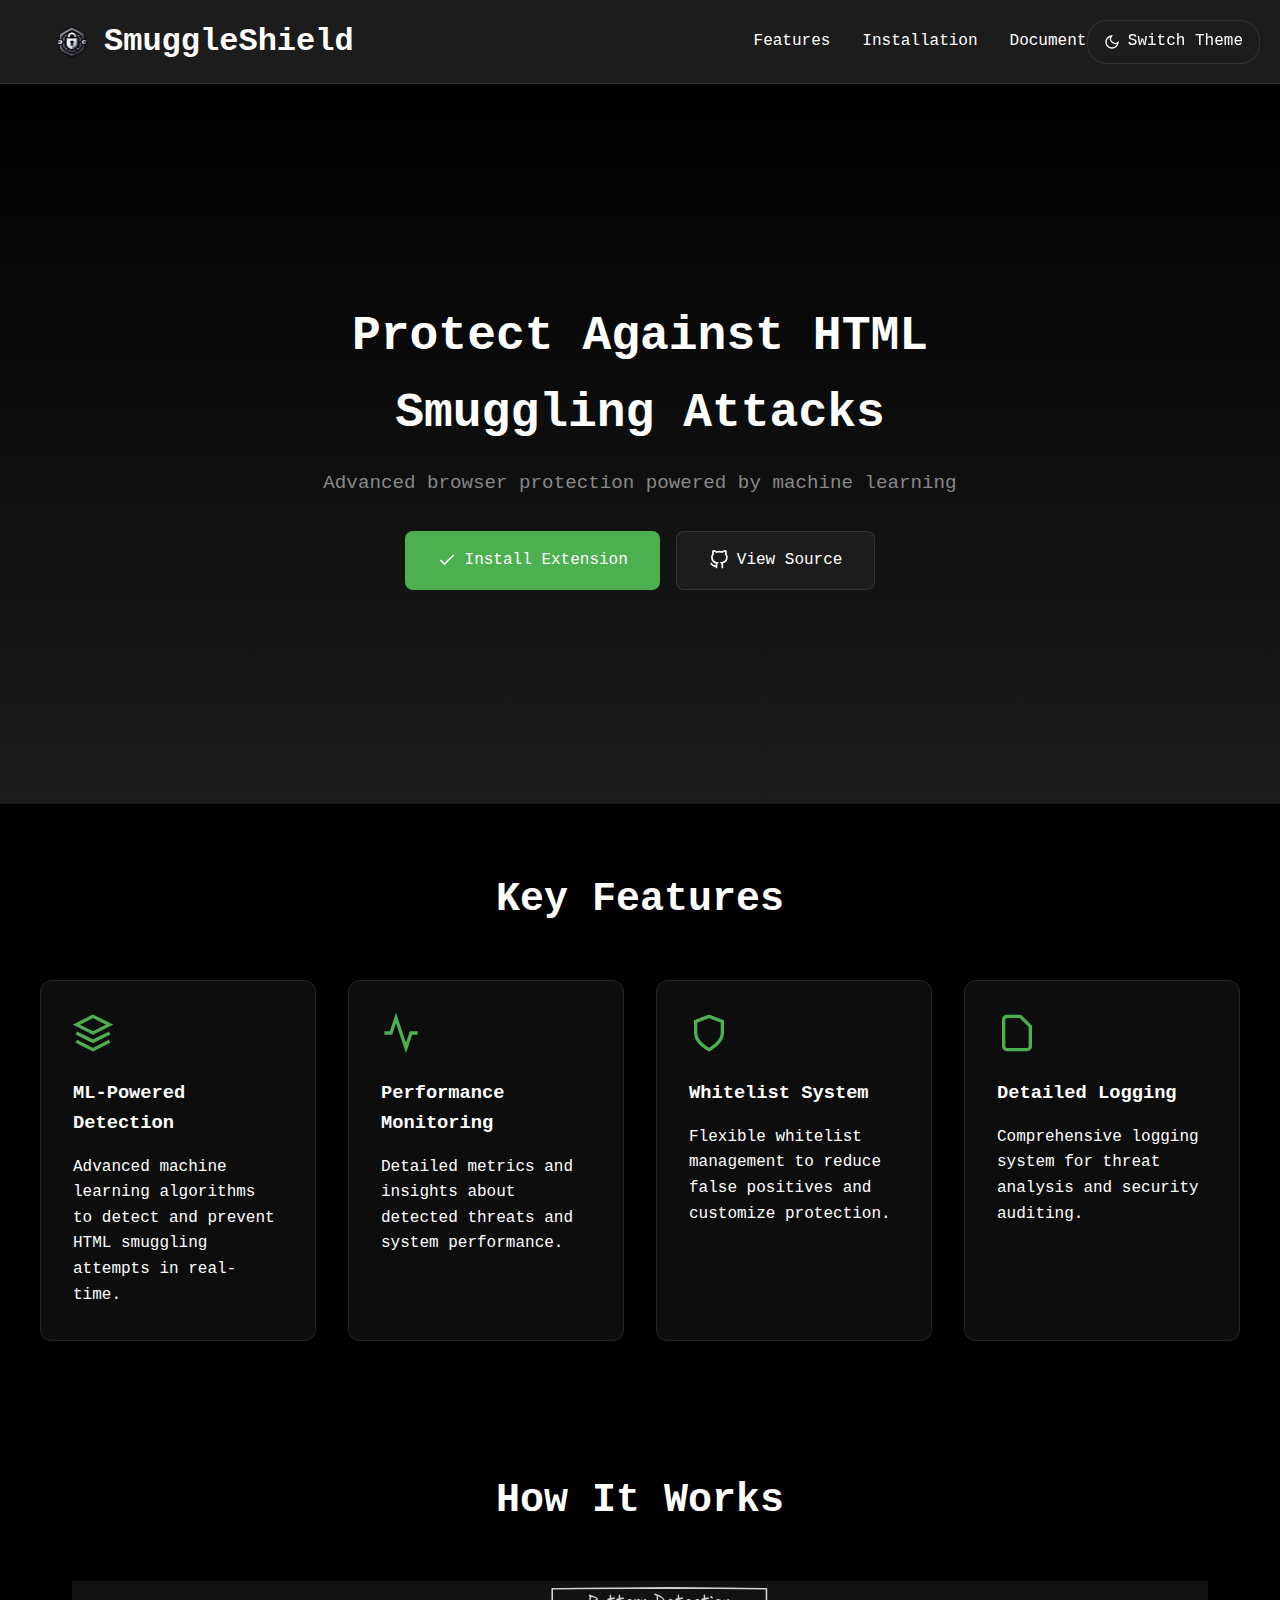
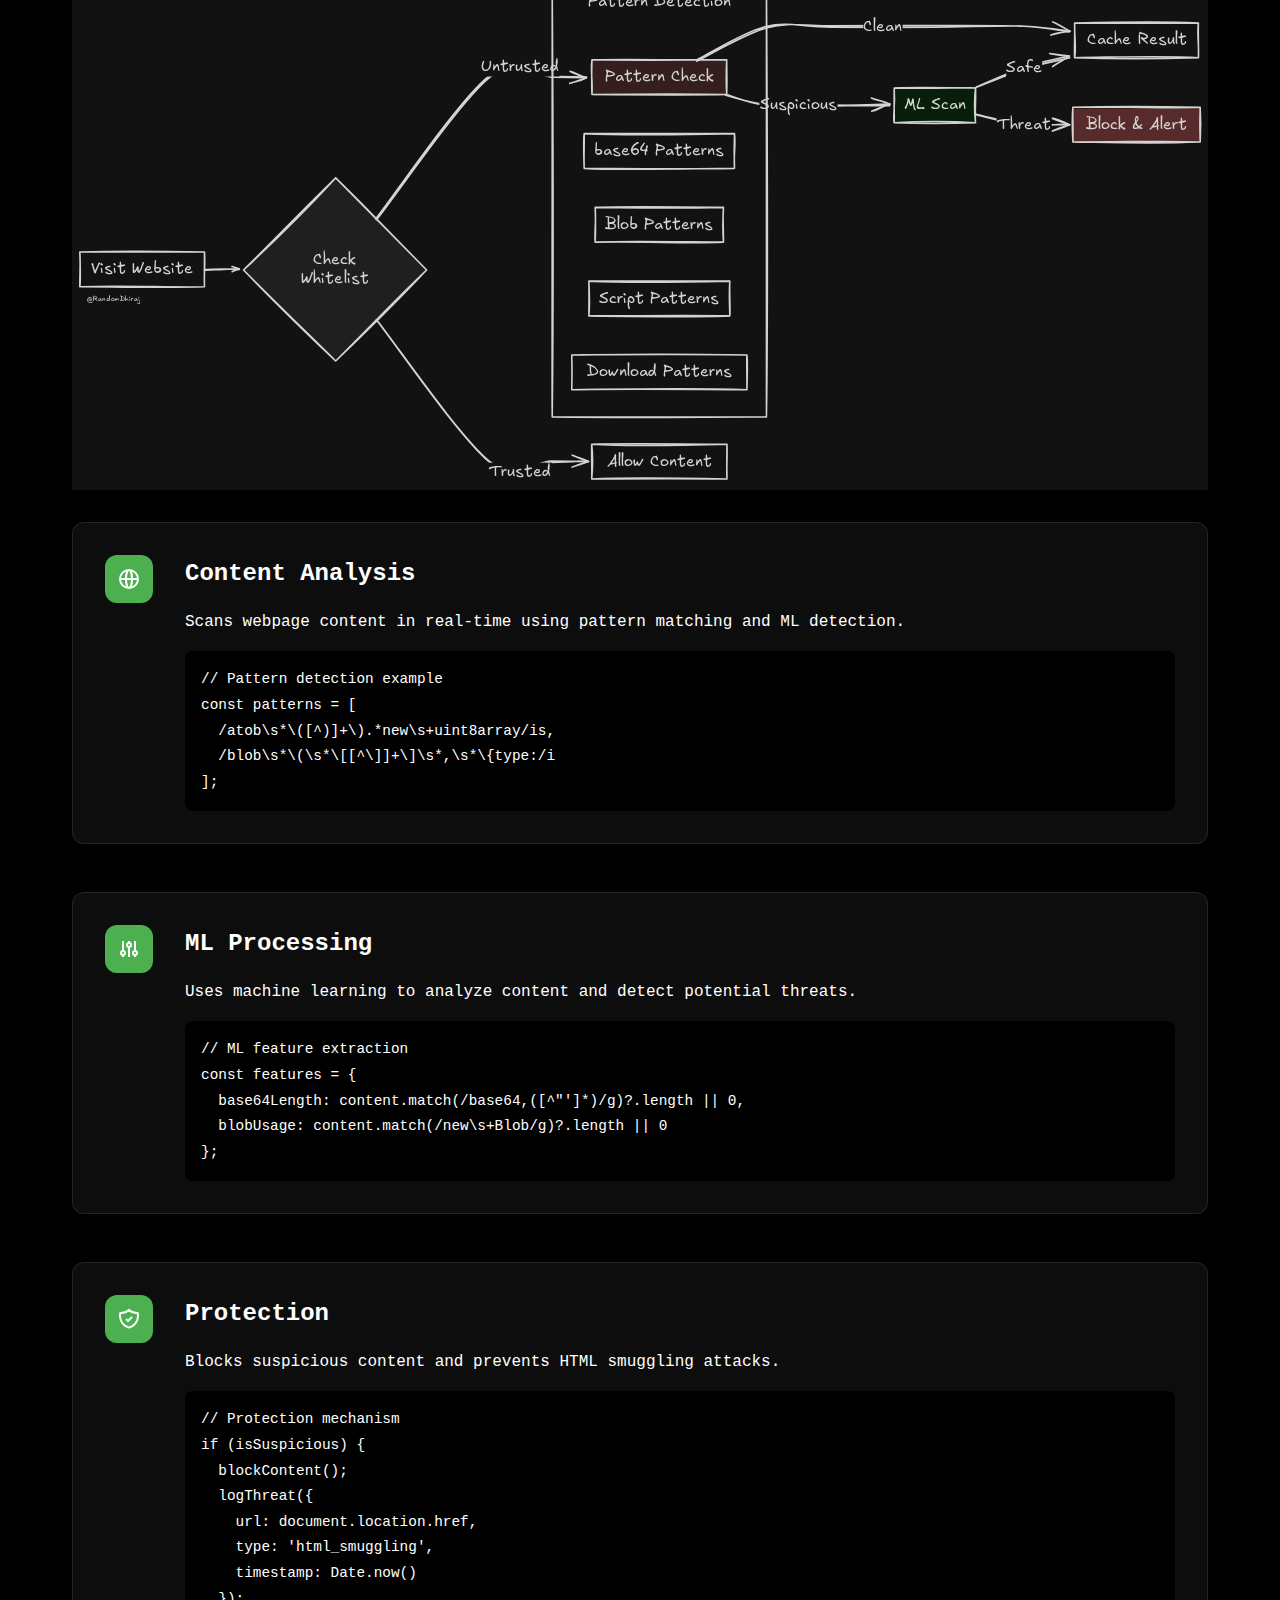
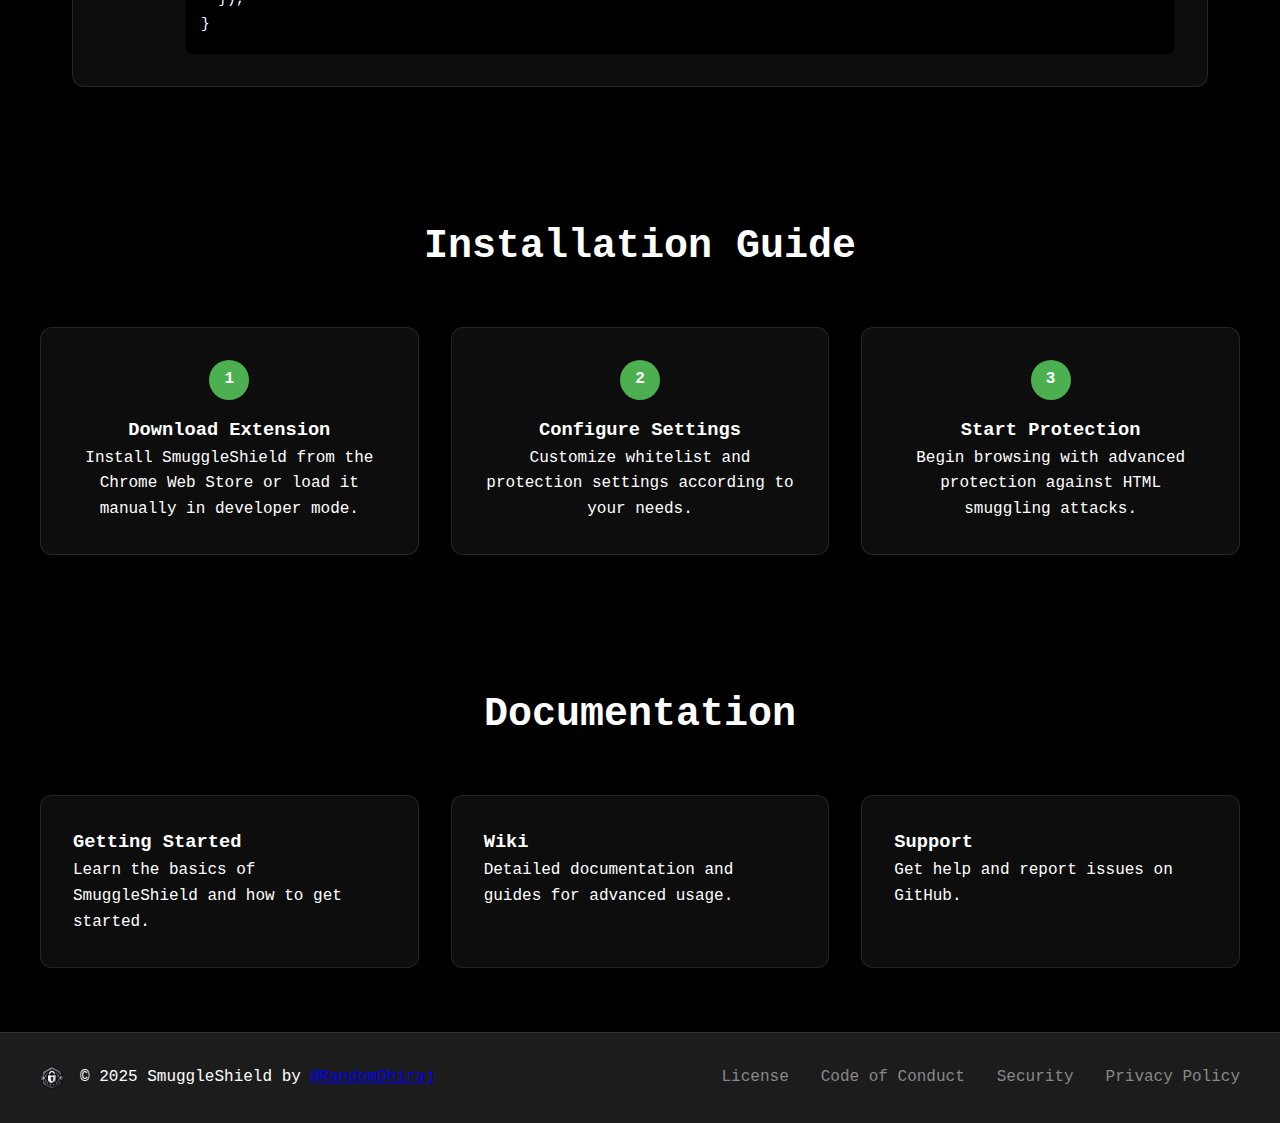
<file: SmuggleShield/web/index.html>
<!DOCTYPE html>
<html lang="en">
<head>
    <meta charset="UTF-8">
    <meta name="viewport" content="width=device-width, initial-scale=1.0">
    <title>SmuggleShield - HTML Smuggling Protection</title>
    <link rel="stylesheet" href="styles.css">
    <link rel="icon" type="image/png" href="../SmuggleShield/icon/SmuggleShield.png">
</head>
<body>
    <div class="theme-toggle" id="themeToggle">
        <svg class="moon-icon" viewBox="0 0 24 24" fill="none" stroke="currentColor" stroke-width="2">
            <path d="M21 12.79A9 9 0 1 1 11.21 3 7 7 0 0 0 21 12.79z"/>
        </svg>
        <span>Switch Theme</span>
    </div>

    <header>
        <nav>
            <div class="logo-container">
                <img src="../SmuggleShield/icon/SmuggleShield.png" alt="SmuggleShield Logo" class="logo">
                <h1>SmuggleShield</h1>
            </div>
            <ul>
                <li><a href="#features">Features</a></li>
                <li><a href="#installation">Installation</a></li>
                <li><a href="#documentation">Documentation</a></li>
                <li><a href="https://github.com/RootUp/SmuggleShield" target="_blank">GitHub</a></li>
            </ul>
        </nav>
    </header>

    <main>
        <section class="hero">
            <div class="hero-content">
                <h1>Protect Against HTML Smuggling Attacks</h1>
                <p>Advanced browser protection powered by machine learning</p>
                <div class="cta-buttons">
                    <a href="https://chromewebstore.google.com/detail/SmuggleShield/lglilndcogcapdkpfllcdlopgffbepce" class="cta-button primary" target="_blank">
                        <svg viewBox="0 0 24 24" fill="none" stroke="currentColor" stroke-width="2">
                            <path d="M20 6L9 17l-5-5"/>
                        </svg>
                        Install Extension
                    </a>
                    <a href="https://github.com/RootUp/SmuggleShield" class="cta-button secondary" target="_blank">
                        <svg viewBox="0 0 24 24" fill="none" stroke="currentColor" stroke-width="2">
                            <path d="M9 19c-5 1.5-5-2.5-7-3m14 6v-3.87a3.37 3.37 0 0 0-.94-2.61c3.14-.35 6.44-1.54 6.44-7A5.44 5.44 0 0 0 20 4.77 5.07 5.07 0 0 0 19.91 1S18.73.65 16 2.48a13.38 13.38 0 0 0-7 0C6.27.65 5.09 1 5.09 1A5.07 5.07 0 0 0 5 4.77a5.44 5.44 0 0 0-1.5 3.78c0 5.42 3.3 6.61 6.44 7A3.37 3.37 0 0 0 9 18.13V22"/>
                        </svg>
                        View Source
                    </a>
                </div>
            </div>
        </section>

        <section id="features" class="features">
            <h2>Key Features</h2>
            <div class="feature-grid">
                <div class="feature-card">
                    <svg viewBox="0 0 24 24" fill="none" stroke="currentColor" stroke-width="2">
                        <path d="M12 2L2 7l10 5 10-5-10-5zM2 17l10 5 10-5M2 12l10 5 10-5"/>
                    </svg>
                    <h3>ML-Powered Detection</h3>
                    <p>Advanced machine learning algorithms to detect and prevent HTML smuggling attempts in real-time.</p>
                </div>
                <div class="feature-card">
                    <svg viewBox="0 0 24 24" fill="none" stroke="currentColor" stroke-width="2">
                        <path d="M22 12h-4l-3 9L9 3l-3 9H2"/>
                    </svg>
                    <h3>Performance Monitoring</h3>
                    <p>Detailed metrics and insights about detected threats and system performance.</p>
                </div>
                <div class="feature-card">
                    <svg viewBox="0 0 24 24" fill="none" stroke="currentColor" stroke-width="2">
                        <path d="M12 22s8-4 8-10V5l-8-3-8 3v7c0 6 8 10 8 10z"/>
                    </svg>
                    <h3>Whitelist System</h3>
                    <p>Flexible whitelist management to reduce false positives and customize protection.</p>
                </div>
                <div class="feature-card">
                    <svg viewBox="0 0 24 24" fill="none" stroke="currentColor" stroke-width="2">
                        <path d="M14 2H6a2 2 0 0 0-2 2v16a2 2 0 0 0 2 2h12a2 2 0 0 0 2-2V8z"/>
                    </svg>
                    <h3>Detailed Logging</h3>
                    <p>Comprehensive logging system for threat analysis and security auditing.</p>
                </div>
            </div>
        </section>

        <section id="workflow" class="workflow">
            <h2>How It Works</h2>
            <div class="workflow-container">
                <div class="workflow-diagram">
                    <img src="images/SmuggleShield-Workflow-Dark.svg" alt="Workflow Diagram" class="dark">
                    <img src="images/SmuggleShield-Workflow-Light.svg" alt="Workflow Diagram" class="light">
                </div>
                
                <div class="workflow-steps">
                    <div class="workflow-step">
                        <div class="step-icon">
                            <svg viewBox="0 0 24 24" fill="none" stroke="currentColor" stroke-width="2">
                                <path d="M21 12a9 9 0 01-9 9m9-9a9 9 0 00-9-9m9 9H3m9 9a9 9 0 01-9-9m9 9c1.657 0 3-4.03 3-9s-1.343-9-3-9m0 18c-1.657 0-3-4.03-3-9s1.343-9 3-9m-9 9a9 9 0 019-9"/>
                            </svg>
                        </div>
                        <div class="step-content">
                            <h3>Content Analysis</h3>
                            <p>Scans webpage content in real-time using pattern matching and ML detection.</p>
                            <div class="code-snippet">
                                <pre><code>// Pattern detection example
const patterns = [
  /atob\s*\([^)]+\).*new\s+uint8array/is,
  /blob\s*\(\s*\[[^\]]+\]\s*,\s*\{type:/i
];</code></pre>
                            </div>
                        </div>
                    </div>
                    
                    <div class="workflow-step">
                        <div class="step-icon">
                            <svg viewBox="0 0 24 24" fill="none" stroke="currentColor" stroke-width="2">
                                <path d="M12 6V4m0 2a2 2 0 100 4m0-4a2 2 0 110 4m-6 8a2 2 0 100-4m0 4a2 2 0 110-4m0 4v2m0-6V4m6 6v10m6-2a2 2 0 100-4m0 4a2 2 0 110-4m0 4v2m0-6V4"/>
                            </svg>
                        </div>
                        <div class="step-content">
                            <h3>ML Processing</h3>
                            <p>Uses machine learning to analyze content and detect potential threats.</p>
                            <div class="code-snippet">
                                <pre><code>// ML feature extraction
const features = {
  base64Length: content.match(/base64,([^"']*)/g)?.length || 0,
  blobUsage: content.match(/new\s+Blob/g)?.length || 0
};</code></pre>
                            </div>
                        </div>
                    </div>
                    
                    <div class="workflow-step">
                        <div class="step-icon">
                            <svg viewBox="0 0 24 24" fill="none" stroke="currentColor" stroke-width="2">
                                <path d="M9 12l2 2 4-4m5.618-4.016A11.955 11.955 0 0112 2.944a11.955 11.955 0 01-8.618 3.04A12.02 12.02 0 003 9c0 5.591 3.824 10.29 9 11.622 5.176-1.332 9-6.03 9-11.622 0-1.042-.133-2.052-.382-3.016z"/>
                            </svg>
                        </div>
                        <div class="step-content">
                            <h3>Protection</h3>
                            <p>Blocks suspicious content and prevents HTML smuggling attacks.</p>
                            <div class="code-snippet">
                                <pre><code>// Protection mechanism
if (isSuspicious) {
  blockContent();
  logThreat({
    url: document.location.href,
    type: 'html_smuggling',
    timestamp: Date.now()
  });
}</code></pre>
                            </div>
                        </div>
                    </div>
                </div>
            </div>
        </section>

        <section id="installation" class="installation">
            <h2>Installation Guide</h2>
            <div class="installation-steps">
                <div class="step">
                    <div class="step-number">1</div>
                    <h3>Download Extension</h3>
                    <p>Install SmuggleShield from the Chrome Web Store or load it manually in developer mode.</p>
                </div>
                <div class="step">
                    <div class="step-number">2</div>
                    <h3>Configure Settings</h3>
                    <p>Customize whitelist and protection settings according to your needs.</p>
                </div>
                <div class="step">
                    <div class="step-number">3</div>
                    <h3>Start Protection</h3>
                    <p>Begin browsing with advanced protection against HTML smuggling attacks.</p>
                </div>
            </div>
        </section>

        <section id="documentation" class="documentation">
            <h2>Documentation</h2>
            <div class="doc-grid">
                <a href="https://github.com/RootUp/SmuggleShield#readme" class="doc-card" target="_blank">
                    <h3>Getting Started</h3>
                    <p>Learn the basics of SmuggleShield and how to get started.</p>
                </a>
                <a href="https://github.com/RootUp/SmuggleShield/wiki" class="doc-card" target="_blank">
                    <h3>Wiki</h3>
                    <p>Detailed documentation and guides for advanced usage.</p>
                </a>
                <a href="https://github.com/RootUp/SmuggleShield/issues" class="doc-card" target="_blank">
                    <h3>Support</h3>
                    <p>Get help and report issues on GitHub.</p>
                </a>
            </div>
        </section>
    </main>

    <footer>
        <div class="footer-content">
            <div class="footer-info">
                <img src="../SmuggleShield/icon/SmuggleShield.png" alt="SmuggleShield Logo" class="footer-logo">
                <p>© 2025 SmuggleShield by <a href="https://x.com/RandomDhiraj" target="_blank">@RandomDhiraj</a></p>
            </div>
            <div class="footer-links">
                <a href="https://github.com/RootUp/SmuggleShield/blob/main/LICENSE">License</a>
                <a href="https://github.com/RootUp/SmuggleShield/blob/main/CODE_OF_CONDUCT.md">Code of Conduct</a>
                <a href="https://github.com/RootUp/SmuggleShield/blob/main/SECURITY.md">Security</a>
                <a href="https://www.inputzero.io/p/smuggelsheild.html">Privacy Policy</a>
            </div>
        </div>
    </footer>

    <script src="script.js"></script>
</body>
</html>
</file>
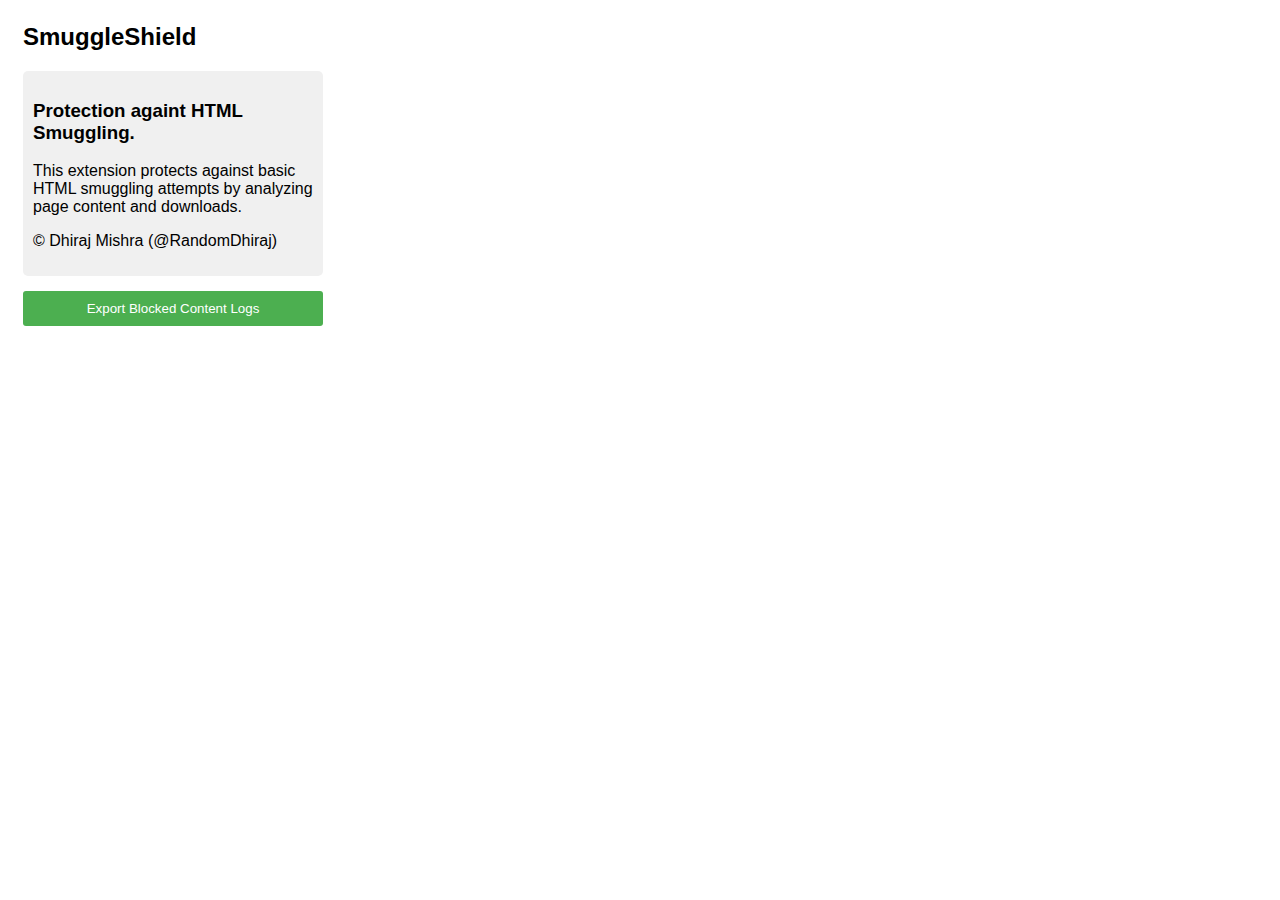
<file: popup.html>
<!DOCTYPE html>
<html lang="en">
<head>
    <meta charset="UTF-8">
    <meta name="viewport" content="width=device-width, initial-scale=1.0">
    <title>SmuggleShield Whitelist</title>
    <style>
        body {
            font-family: Arial, sans-serif;
            width: 300px;
            padding: 15px;
        }
        h2 {
            margin-top: 0;
        }
        #whitelist {
            margin-bottom: 15px;
        }
        .whitelist-item {
            display: flex;
            justify-content: space-between;
            align-items: center;
            margin-bottom: 10px;
            border: 1px solid #ddd;
            padding: 5px;
            border-radius: 4px;
        }
        .url-text {
            word-break: break-all;
            margin-right: 10px;
        }
        .remove-button {
            background-color: #f44336;
            color: white;
            border: none;
            padding: 5px 10px;
            cursor: pointer;
            border-radius: 3px;
        }
        #add-url {
            width: 70%;
            padding: 5px;
            margin-right: 5px;
        }
        #add-button {
            width: 25%;
            padding: 5px;
            background-color: #4CAF50;
            color: white;
            border: none;
            cursor: pointer;
            border-radius: 3px;
        }
        .info-section {
            margin-top: 20px;
            padding: 10px;
            background-color: #f0f0f0;
            border-radius: 5px;
        }
        #export-logs {
            margin-top: 15px;
            width: 100%;
            padding: 10px;
            background-color: #4CAF50;
            color: white;
            border: none;
            cursor: pointer;
            border-radius: 3px;
        }
    </style>
</head>
<body>
    <h2>SmuggleShield</h2>
    
    <div class="info-section">
        <h3>Protection againt HTML Smuggling.</h3>
        <p>This extension protects against basic HTML smuggling attempts by analyzing page content and downloads.</p>
        <p>© Dhiraj Mishra (@RandomDhiraj)</p>
    </div>

    <button id="export-logs">Export Blocked Content Logs</button>

    <script src="popup.js"></script>
</body>
</html>
</file>
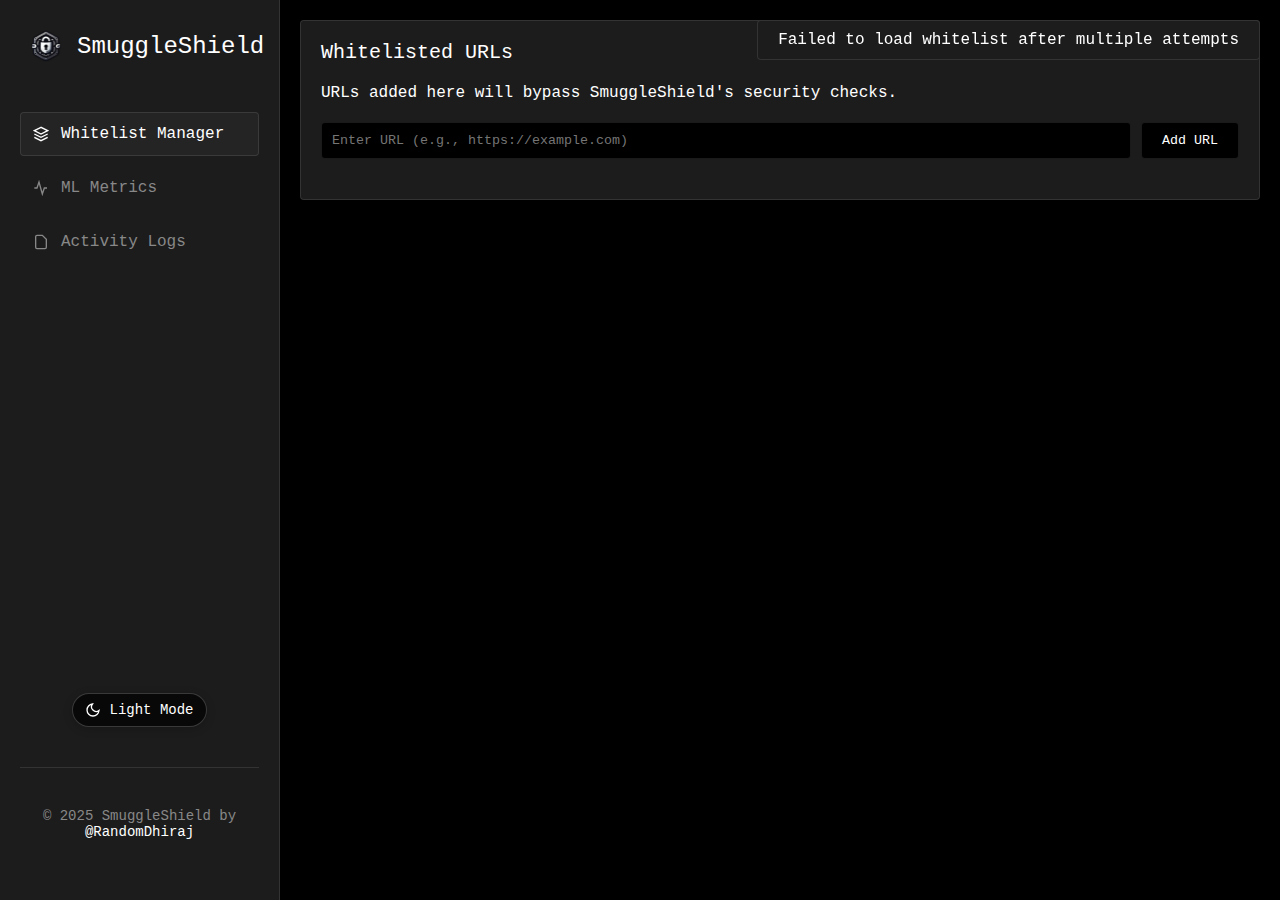
<file: SmuggleShield/main.html>
<!DOCTYPE html>
<html lang="en">
<head>
    <meta charset="UTF-8">
    <title>SmuggleShield Dashboard</title>
    <style>
        :root {
            
            --bg-primary: #000000;
            --bg-secondary: #1c1c1c;
            --text-primary: #ffffff;
            --text-secondary: #888888;
            --border-color: rgba(255, 255, 255, 0.1);
            --hover-bg: #242424;
        }

        
        :root[data-theme="light"] {
            --bg-primary: #ffffff;
            --bg-secondary: #f5f5f5;
            --text-primary: #000000;
            --text-secondary: #666666;
            --border-color: rgba(0, 0, 0, 0.1);
            --hover-bg: #eeeeee;
        }

        
        .theme-toggle {
            background: transparent;
            border: 1px solid rgba(255, 255, 255, 0.2);
            padding: 8px 12px;
            border-radius: 20px;
            cursor: pointer;
            display: flex;
            align-items: center;
            gap: 8px;
            background-color: rgba(0, 0, 0, 0.7);
            color: var(--text-primary);
            font-size: 14px;
            box-shadow: 0 2px 10px rgba(0, 0, 0, 0.2);
            transition: all 0.3s ease;
            margin: 0 auto;
            width: fit-content;
        }

        .theme-toggle:hover {
            background-color: rgba(0, 0, 0, 0.8);
            border-color: rgba(255, 255, 255, 0.3);
        }

        .theme-toggle svg {
            width: 16px;
            height: 16px;
            stroke: currentColor;
        }

        
        :root[data-theme="light"] .theme-toggle {
            background-color: rgba(255, 255, 255, 0.9);
            border-color: rgba(0, 0, 0, 0.1);
            color: var(--text-primary);
        }

        :root[data-theme="light"] .theme-toggle:hover {
            background-color: rgba(255, 255, 255, 1);
            border-color: rgba(0, 0, 0, 0.2);
        }

        * {
            margin: 0;
            padding: 0;
            box-sizing: border-box;
            font-family: 'Consolas', 'Courier New', monospace;
        }

        body {
            background-color: var(--bg-primary);
            color: var(--text-primary);
            min-height: 100vh;
            display: flex;
        }

        .container {
            display: flex;
            width: 100%;
            min-height: 100vh;
        }

        .sidebar {
            width: 280px;
            background-color: var(--bg-secondary);
            padding: 20px;
            border-right: 1px solid var(--border-color);
            display: flex;
            flex-direction: column;
            position: fixed;
            height: 100vh;
        }

        .main-content {
            flex: 1;
            margin-left: 280px;
            padding: 20px;
            background: var(--bg-primary);
        }

        .header {
            display: flex;
            align-items: center;
            gap: 15px;
            padding: 10px;
            margin-bottom: 40px;
        }

        .logo {
            width: 32px;
            height: 32px;
        }

        .title {
            color: var(--text-primary);
            font-size: 24px;
            font-weight: normal;
        }

        .nav-menu {
            display: flex;
            flex-direction: column;
            gap: 10px;
        }

        .nav-item {
            display: flex;
            align-items: center;
            gap: 12px;
            padding: 12px;
            color: var(--text-secondary);
            cursor: pointer;
            border: 1px solid transparent;
            border-radius: 4px;
            transition: all 0.2s ease;
        }

        .nav-item:hover {
            background-color: var(--hover-bg);
            color: var(--text-primary);
        }

        .nav-item.active {
            background-color: var(--hover-bg);
            color: var(--text-primary);
            border: 1px solid var(--border-color);
        }

        .section {
            background-color: var(--bg-secondary);
            border: 1px solid var(--border-color);
            border-radius: 4px;
            padding: 20px;
            margin-bottom: 20px;
        }

        .section-title {
            color: var(--text-primary);
            font-size: 20px;
            margin-bottom: 20px;
            font-weight: normal;
        }

        .url-input {
            display: flex;
            gap: 10px;
            margin: 20px 0;
        }

        input[type="url"] {
            flex: 1;
            background: var(--bg-primary);
            border: 1px solid var(--border-color);
            color: var(--text-primary);
            padding: 10px;
            font-family: inherit;
            border-radius: 4px;
        }

        input[type="url"]:focus {
            outline: none;
            border-color: var(--text-primary);
        }

        button {
            background: var(--bg-primary);
            color: var(--text-primary);
            border: 1px solid var(--border-color);
            padding: 10px 20px;
            cursor: pointer;
            font-family: inherit;
            border-radius: 4px;
            transition: all 0.2s ease;
        }

        button:hover {
            background: var(--hover-bg);
        }

        .url-list {
            display: flex;
            flex-direction: column;
            gap: 10px;
        }

        .url-item {
            display: flex;
            justify-content: space-between;
            align-items: center;
            padding: 12px;
            background: var(--bg-primary);
            border: 1px solid var(--border-color);
            border-radius: 4px;
        }

        .url-item:hover {
            background: var(--hover-bg);
        }

        .metrics-grid {
            display: grid;
            grid-template-columns: repeat(auto-fit, minmax(200px, 1fr));
            gap: 20px;
        }

        .metric-card {
            background: var(--bg-primary);
            border: 1px solid var(--border-color);
            padding: 15px;
            border-radius: 4px;
        }

        .metric-card:hover {
            background: var(--hover-bg);
        }

        .notification {
            position: fixed;
            top: 20px;
            right: 20px;
            padding: 10px 20px;
            border-radius: 4px;
            opacity: 0;
            transform: translateY(-10px);
            transition: all 0.3s ease;
            background: var(--bg-secondary);
            border: 1px solid var(--border-color);
        }

        .notification.show {
            opacity: 1;
            transform: translateY(0);
        }

        .footer {
            padding: 20px;
            text-align: center;
            color: var(--text-secondary);
            font-size: 14px;
        }

        .footer a {
            color: var(--text-primary);
            text-decoration: none;
        }

        .footer a:hover {
            text-decoration: underline;
        }

        @media (max-width: 768px) {
            .sidebar {
                display: none;
            }
            .main-content {
                margin-left: 0;
            }
        }

        .footer-container {
            margin-top: auto;
            display: flex;
            flex-direction: column;
            gap: 20px;
            padding-bottom: 20px;
        }

        .footer-line {
            border-top: 1px solid var(--border-color);
            width: 100%;
            margin-top: 20px;
        }
    </style>
</head>
<body>
    <div class="container">
        <div class="sidebar">
            <div class="header">
                <img src="icon/SmuggleShield.png" alt="SmuggleShield Logo" class="logo">
                <h1 class="title">SmuggleShield</h1>
            </div>
            <nav class="nav-menu">
                <div class="nav-item active" data-section="whitelist">
                    <svg width="16" height="16" viewBox="0 0 24 24" fill="none" stroke="currentColor" stroke-width="2">
                        <path d="M12 2L2 7l10 5 10-5-10-5zM2 17l10 5 10-5M2 12l10 5 10-5"/>
                    </svg>
                    Whitelist Manager
                </div>
                <div class="nav-item" data-section="metrics">
                    <svg width="16" height="16" viewBox="0 0 24 24" fill="none" stroke="currentColor" stroke-width="2">
                        <path d="M21 12h-4l-3 9L9 3l-3 9H2"/>
                    </svg>
                    ML Metrics
                </div>
                <div class="nav-item" data-section="logs">
                    <svg width="16" height="16" viewBox="0 0 24 24" fill="none" stroke="currentColor" stroke-width="2">
                        <path d="M14 2H6a2 2 0 0 0-2 2v16a2 2 0 0 0 2 2h12a2 2 0 0 0 2-2V8z"/>
                    </svg>
                    Activity Logs
                </div>
            </nav>
            <div class="footer-container">
                <button class="theme-toggle" id="themeToggle" title="Toggle theme">
                    <svg class="moon-icon" viewBox="0 0 24 24" fill="none" stroke="currentColor" stroke-width="2">
                        <path d="M21 12.79A9 9 0 1 1 11.21 3 7 7 0 0 0 21 12.79z"/>
                    </svg>
                    <span id="themeText">🌙 Light Mode</span>
                </button>
                <div class="footer-line"></div>
                <div class="footer">
                    © 2025 SmuggleShield by 
                    <a href="https://x.com/RandomDhiraj" target="_blank">@RandomDhiraj</a>
                </div>
            </div>
        </div>

        <div class="main-content">
            <div class="section" id="whitelist-section">
                <h2 class="section-title">Whitelisted URLs</h2>
                <p>URLs added here will bypass SmuggleShield's security checks.</p>
                
                <div class="url-input">
                    <input type="url" id="urlInput" placeholder="Enter URL (e.g., https://example.com)" />
                    <button id="addUrl">Add URL</button>
                </div>

                <div id="urlList" class="url-list">
                    
                </div>
            </div>

            <div class="section" id="metrics-section" style="display: none;">
                <h2 class="section-title">ML Performance Metrics</h2>
                <div class="metrics-grid" id="ml-metrics">
                    
                </div>
            </div>

            <div class="section" id="logs-section" style="display: none;">
                <h2 class="section-title">Activity Logs</h2>
                <button id="export-logs">Export Blocked Content Logs</button>
                <div id="logs-content">
                    
                </div>
            </div>
        </div>
    </div>

    <div id="notification" class="notification"></div>

    <script src="main.js"></script>
</body>
</html>
</file>
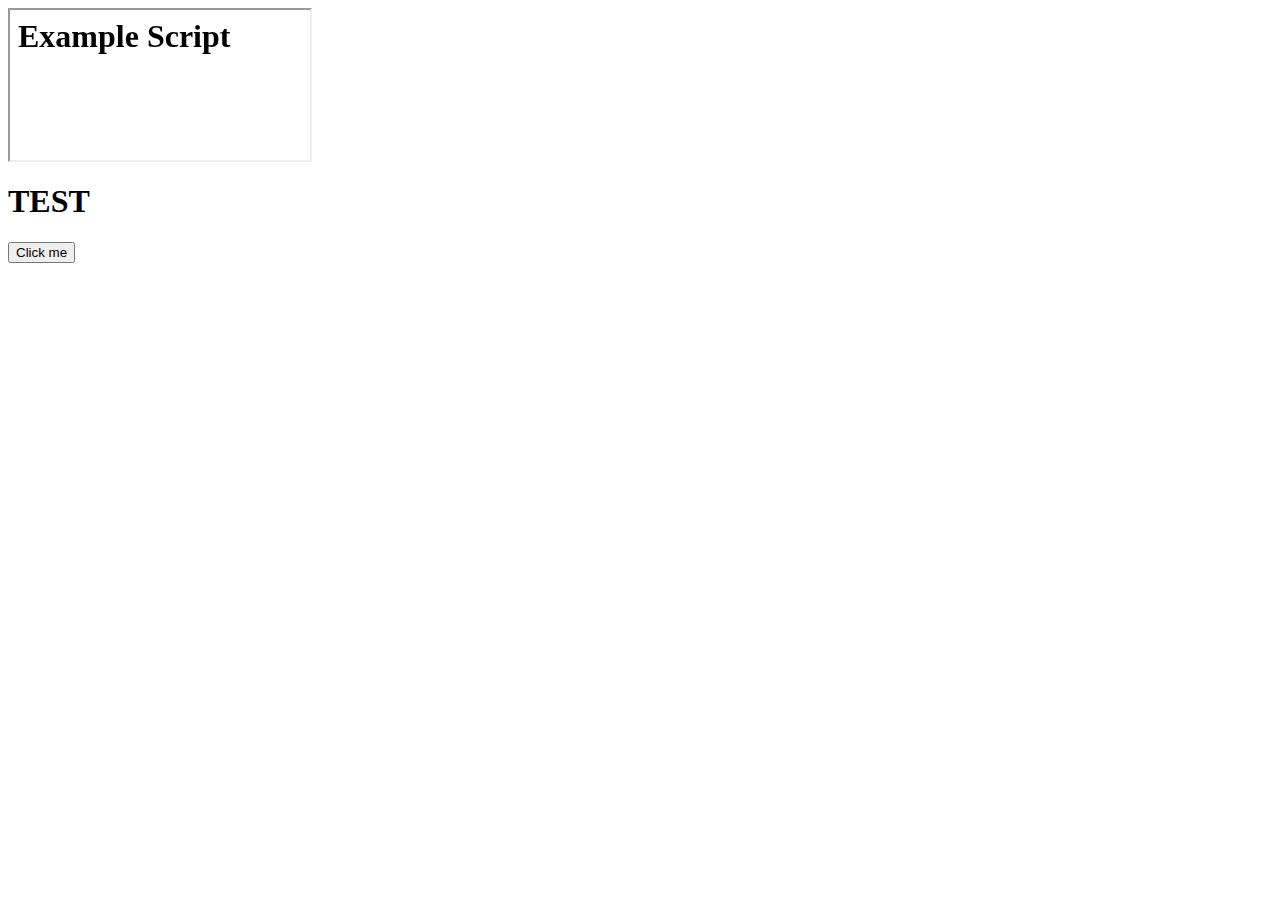
<file: test/smuggler-test.html>
<html>
<head>
  <script src="[data-uri]"></script>
  <iframe src="[data-uri]"></iframe>
  <a download href="blob:fakeblob"></a>
</head>
<body>
    <h1>TEST</h1>
  <button onclick="javascript:alert('Suspicious content')">Click me</button>
  <script>
    console.log('Testing inline script');
  </script>
</body>
</html>
</file>
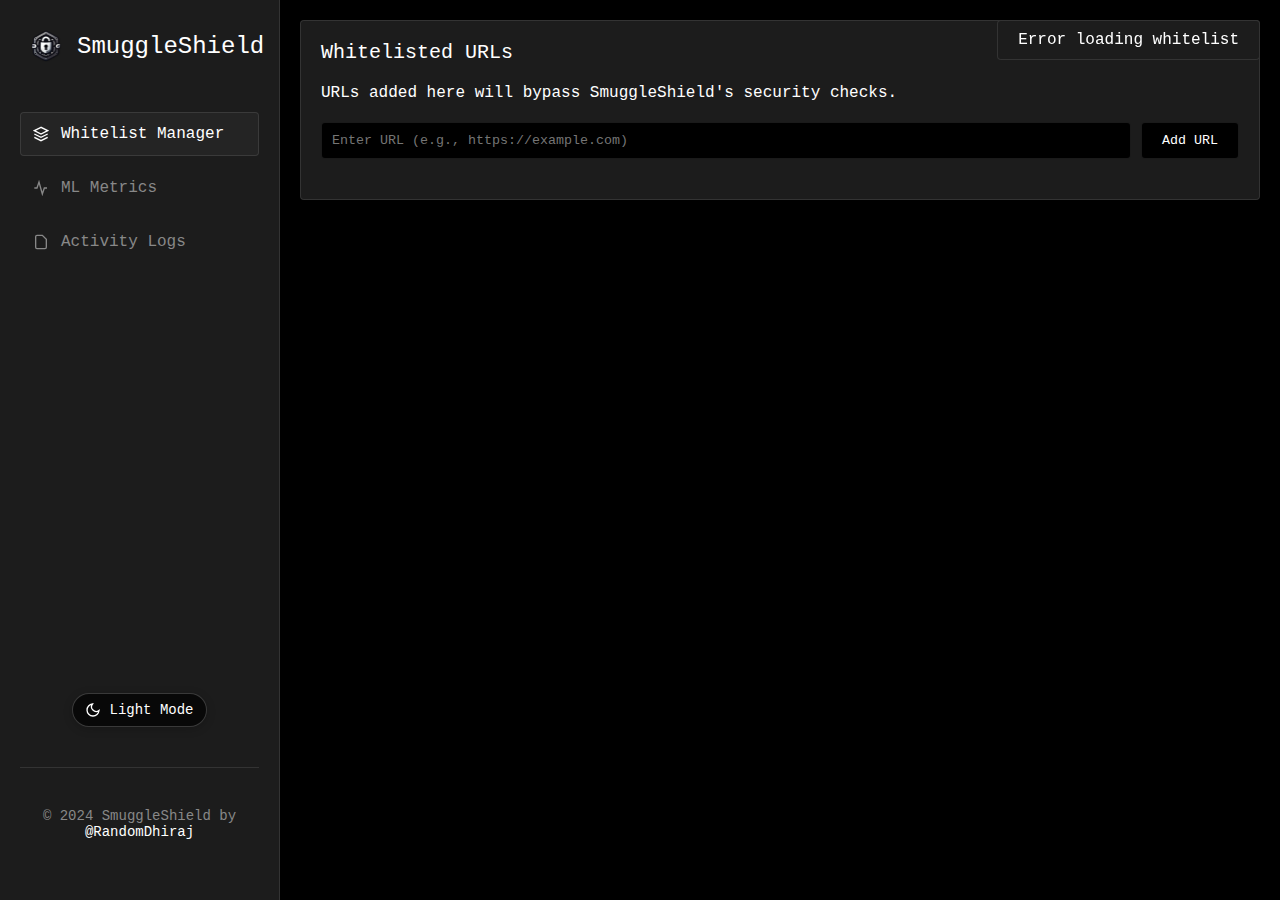
<file: SmuggleShield/SmuggleShield/main.html>
<!DOCTYPE html>
<html lang="en">
<head>
    <meta charset="UTF-8">
    <title>SmuggleShield Dashboard</title>
    <style>
        :root {
            
            --bg-primary: #000000;
            --bg-secondary: #1c1c1c;
            --text-primary: #ffffff;
            --text-secondary: #888888;
            --border-color: rgba(255, 255, 255, 0.1);
            --hover-bg: #242424;
        }

        
        :root[data-theme="light"] {
            --bg-primary: #ffffff;
            --bg-secondary: #f5f5f5;
            --text-primary: #000000;
            --text-secondary: #666666;
            --border-color: rgba(0, 0, 0, 0.1);
            --hover-bg: #eeeeee;
        }

        
        .theme-toggle {
            background: transparent;
            border: 1px solid rgba(255, 255, 255, 0.2);
            padding: 8px 12px;
            border-radius: 20px;
            cursor: pointer;
            display: flex;
            align-items: center;
            gap: 8px;
            background-color: rgba(0, 0, 0, 0.7);
            color: var(--text-primary);
            font-size: 14px;
            box-shadow: 0 2px 10px rgba(0, 0, 0, 0.2);
            transition: all 0.3s ease;
            margin: 0 auto;
            width: fit-content;
        }

        .theme-toggle:hover {
            background-color: rgba(0, 0, 0, 0.8);
            border-color: rgba(255, 255, 255, 0.3);
        }

        .theme-toggle svg {
            width: 16px;
            height: 16px;
            stroke: currentColor;
        }

        
        :root[data-theme="light"] .theme-toggle {
            background-color: rgba(255, 255, 255, 0.9);
            border-color: rgba(0, 0, 0, 0.1);
            color: var(--text-primary);
        }

        :root[data-theme="light"] .theme-toggle:hover {
            background-color: rgba(255, 255, 255, 1);
            border-color: rgba(0, 0, 0, 0.2);
        }

        * {
            margin: 0;
            padding: 0;
            box-sizing: border-box;
            font-family: 'Consolas', 'Courier New', monospace;
        }

        body {
            background-color: var(--bg-primary);
            color: var(--text-primary);
            min-height: 100vh;
            display: flex;
        }

        .container {
            display: flex;
            width: 100%;
            min-height: 100vh;
        }

        .sidebar {
            width: 280px;
            background-color: var(--bg-secondary);
            padding: 20px;
            border-right: 1px solid var(--border-color);
            display: flex;
            flex-direction: column;
            position: fixed;
            height: 100vh;
        }

        .main-content {
            flex: 1;
            margin-left: 280px;
            padding: 20px;
            background: var(--bg-primary);
        }

        .header {
            display: flex;
            align-items: center;
            gap: 15px;
            padding: 10px;
            margin-bottom: 40px;
        }

        .logo {
            width: 32px;
            height: 32px;
        }

        .title {
            color: var(--text-primary);
            font-size: 24px;
            font-weight: normal;
        }

        .nav-menu {
            display: flex;
            flex-direction: column;
            gap: 10px;
        }

        .nav-item {
            display: flex;
            align-items: center;
            gap: 12px;
            padding: 12px;
            color: var(--text-secondary);
            cursor: pointer;
            border: 1px solid transparent;
            border-radius: 4px;
            transition: all 0.2s ease;
        }

        .nav-item:hover {
            background-color: var(--hover-bg);
            color: var(--text-primary);
        }

        .nav-item.active {
            background-color: var(--hover-bg);
            color: var(--text-primary);
            border: 1px solid var(--border-color);
        }

        .section {
            background-color: var(--bg-secondary);
            border: 1px solid var(--border-color);
            border-radius: 4px;
            padding: 20px;
            margin-bottom: 20px;
        }

        .section-title {
            color: var(--text-primary);
            font-size: 20px;
            margin-bottom: 20px;
            font-weight: normal;
        }

        .url-input {
            display: flex;
            gap: 10px;
            margin: 20px 0;
        }

        input[type="url"] {
            flex: 1;
            background: var(--bg-primary);
            border: 1px solid var(--border-color);
            color: var(--text-primary);
            padding: 10px;
            font-family: inherit;
            border-radius: 4px;
        }

        input[type="url"]:focus {
            outline: none;
            border-color: var(--text-primary);
        }

        button {
            background: var(--bg-primary);
            color: var(--text-primary);
            border: 1px solid var(--border-color);
            padding: 10px 20px;
            cursor: pointer;
            font-family: inherit;
            border-radius: 4px;
            transition: all 0.2s ease;
        }

        button:hover {
            background: var(--hover-bg);
        }

        .url-list {
            display: flex;
            flex-direction: column;
            gap: 10px;
        }

        .url-item {
            display: flex;
            justify-content: space-between;
            align-items: center;
            padding: 12px;
            background: var(--bg-primary);
            border: 1px solid var(--border-color);
            border-radius: 4px;
        }

        .url-item:hover {
            background: var(--hover-bg);
        }

        .metrics-grid {
            display: grid;
            grid-template-columns: repeat(auto-fit, minmax(200px, 1fr));
            gap: 20px;
        }

        .metric-card {
            background: var(--bg-primary);
            border: 1px solid var(--border-color);
            padding: 15px;
            border-radius: 4px;
        }

        .metric-card:hover {
            background: var(--hover-bg);
        }

        .notification {
            position: fixed;
            top: 20px;
            right: 20px;
            padding: 10px 20px;
            border-radius: 4px;
            opacity: 0;
            transform: translateY(-10px);
            transition: all 0.3s ease;
            background: var(--bg-secondary);
            border: 1px solid var(--border-color);
        }

        .notification.show {
            opacity: 1;
            transform: translateY(0);
        }

        .footer {
            padding: 20px;
            text-align: center;
            color: var(--text-secondary);
            font-size: 14px;
        }

        .footer a {
            color: var(--text-primary);
            text-decoration: none;
        }

        .footer a:hover {
            text-decoration: underline;
        }

        @media (max-width: 768px) {
            .sidebar {
                display: none;
            }
            .main-content {
                margin-left: 0;
            }
        }

        .footer-container {
            margin-top: auto;
            display: flex;
            flex-direction: column;
            gap: 20px;
            padding-bottom: 20px;
        }

        .footer-line {
            border-top: 1px solid var(--border-color);
            width: 100%;
            margin-top: 20px;
        }
    </style>
</head>
<body>
    <div class="container">
        <div class="sidebar">
            <div class="header">
                <img src="icon/SmuggleShield.png" alt="SmuggleShield Logo" class="logo">
                <h1 class="title">SmuggleShield</h1>
            </div>
            <nav class="nav-menu">
                <div class="nav-item active" data-section="whitelist">
                    <svg width="16" height="16" viewBox="0 0 24 24" fill="none" stroke="currentColor" stroke-width="2">
                        <path d="M12 2L2 7l10 5 10-5-10-5zM2 17l10 5 10-5M2 12l10 5 10-5"/>
                    </svg>
                    Whitelist Manager
                </div>
                <div class="nav-item" data-section="metrics">
                    <svg width="16" height="16" viewBox="0 0 24 24" fill="none" stroke="currentColor" stroke-width="2">
                        <path d="M21 12h-4l-3 9L9 3l-3 9H2"/>
                    </svg>
                    ML Metrics
                </div>
                <div class="nav-item" data-section="logs">
                    <svg width="16" height="16" viewBox="0 0 24 24" fill="none" stroke="currentColor" stroke-width="2">
                        <path d="M14 2H6a2 2 0 0 0-2 2v16a2 2 0 0 0 2 2h12a2 2 0 0 0 2-2V8z"/>
                    </svg>
                    Activity Logs
                </div>
            </nav>
            <div class="footer-container">
                <button class="theme-toggle" id="themeToggle" title="Toggle theme">
                    <svg class="moon-icon" viewBox="0 0 24 24" fill="none" stroke="currentColor" stroke-width="2">
                        <path d="M21 12.79A9 9 0 1 1 11.21 3 7 7 0 0 0 21 12.79z"/>
                    </svg>
                    <span id="themeText">🌙 Light Mode</span>
                </button>
                <div class="footer-line"></div>
                <div class="footer">
                    © 2024 SmuggleShield by 
                    <a href="https://x.com/RandomDhiraj" target="_blank">@RandomDhiraj</a>
                </div>
            </div>
        </div>

        <div class="main-content">
            <div class="section" id="whitelist-section">
                <h2 class="section-title">Whitelisted URLs</h2>
                <p>URLs added here will bypass SmuggleShield's security checks.</p>
                
                <div class="url-input">
                    <input type="url" id="urlInput" placeholder="Enter URL (e.g., https://example.com)" />
                    <button id="addUrl">Add URL</button>
                </div>

                <div id="urlList" class="url-list">
                    
                </div>
            </div>

            <div class="section" id="metrics-section" style="display: none;">
                <h2 class="section-title">ML Performance Metrics</h2>
                <div class="metrics-grid" id="ml-metrics">
                    
                </div>
            </div>

            <div class="section" id="logs-section" style="display: none;">
                <h2 class="section-title">Activity Logs</h2>
                <button id="export-logs">Export Blocked Content Logs</button>
                <div id="logs-content">
                    
                </div>
            </div>
        </div>
    </div>

    <div id="notification" class="notification"></div>

    <script src="main.js"></script>
</body>
</html>
</file>
<file: SmuggleShield/web/styles.css>
:root {
    --bg-primary: #000000;
    --bg-secondary: #1c1c1c;
    --text-primary: #ffffff;
    --text-secondary: #888888;
    --border-color: rgba(255, 255, 255, 0.1);
    --hover-bg: #242424;
    --accent-color: #4CAF50;
    --card-bg: rgba(255, 255, 255, 0.05);
}

[data-theme="light"] {
    --bg-primary: #ffffff;
    --bg-secondary: #f5f5f5;
    --text-primary: #000000;
    --text-secondary: #666666;
    --border-color: rgba(0, 0, 0, 0.1);
    --hover-bg: #eeeeee;
    --card-bg: rgba(0, 0, 0, 0.02);
}

* {
    margin: 0;
    padding: 0;
    box-sizing: border-box;
    font-family: 'Consolas', 'Courier New', monospace;
}

html {
    scroll-behavior: smooth;
}

body {
    background-color: var(--bg-primary);
    color: var(--text-primary);
    line-height: 1.6;
}

.theme-toggle {
    position: fixed;
    top: 20px;
    right: 20px;
    background: var(--bg-secondary);
    border: 1px solid var(--border-color);
    padding: 8px 16px;
    border-radius: 20px;
    cursor: pointer;
    display: flex;
    align-items: center;
    gap: 8px;
    z-index: 1000;
    transition: all 0.3s ease;
}

.theme-toggle:hover {
    background: var(--hover-bg);
}

.theme-toggle svg {
    width: 16px;
    height: 16px;
    stroke: currentColor;
}

header {
    background: var(--bg-secondary);
    border-bottom: 1px solid var(--border-color);
    position: sticky;
    top: 0;
    z-index: 100;
}

nav {
    max-width: 1200px;
    margin: 0 auto;
    padding: 1rem;
    display: flex;
    justify-content: space-between;
    align-items: center;
}

.logo-container {
    display: flex;
    align-items: center;
    gap: 1rem;
}

.logo {
    width: 32px;
    height: 32px;
}

nav ul {
    display: flex;
    gap: 2rem;
    list-style: none;
}

nav a {
    color: var(--text-primary);
    text-decoration: none;
    transition: color 0.3s ease;
}

nav a:hover {
    color: var(--accent-color);
}

.hero {
    min-height: 80vh;
    display: flex;
    align-items: center;
    justify-content: center;
    text-align: center;
    padding: 2rem;
    background: linear-gradient(to bottom, var(--bg-primary), var(--bg-secondary));
}

.hero-content {
    max-width: 800px;
}

.hero h1 {
    font-size: 3rem;
    margin-bottom: 1rem;
}

.hero p {
    font-size: 1.2rem;
    color: var(--text-secondary);
    margin-bottom: 2rem;
}

.cta-buttons {
    display: flex;
    gap: 1rem;
    justify-content: center;
}

.cta-button {
    display: flex;
    align-items: center;
    gap: 0.5rem;
    padding: 1rem 2rem;
    border-radius: 8px;
    text-decoration: none;
    transition: all 0.3s ease;
}

.cta-button svg {
    width: 20px;
    height: 20px;
}

.cta-button.primary {
    background: var(--accent-color);
    color: white;
}

.cta-button.secondary {
    background: var(--bg-secondary);
    color: var(--text-primary);
    border: 1px solid var(--border-color);
}

.cta-button:hover {
    transform: translateY(-2px);
    box-shadow: 0 4px 12px rgba(0, 0, 0, 0.1);
}

section {
    padding: 4rem 2rem;
}

section h2 {
    text-align: center;
    margin-bottom: 3rem;
    font-size: 2.5rem;
}

.feature-grid {
    display: grid;
    grid-template-columns: repeat(auto-fit, minmax(250px, 1fr));
    gap: 2rem;
    max-width: 1200px;
    margin: 0 auto;
}

.feature-card {
    background: var(--card-bg);
    padding: 2rem;
    border-radius: 12px;
    border: 1px solid var(--border-color);
    transition: all 0.3s ease;
}

.feature-card:hover {
    transform: translateY(-5px);
    box-shadow: 0 8px 24px rgba(0, 0, 0, 0.1);
}

.feature-card svg {
    width: 40px;
    height: 40px;
    stroke: var(--accent-color);
    margin-bottom: 1rem;
}

.feature-card h3 {
    margin-bottom: 1rem;
}

.installation-steps {
    display: grid;
    grid-template-columns: repeat(auto-fit, minmax(250px, 1fr));
    gap: 2rem;
    max-width: 1200px;
    margin: 0 auto;
}

.step {
    text-align: center;
    padding: 2rem;
    background: var(--card-bg);
    border-radius: 12px;
    border: 1px solid var(--border-color);
}

.step-number {
    width: 40px;
    height: 40px;
    background: var(--accent-color);
    color: white;
    border-radius: 50%;
    display: flex;
    align-items: center;
    justify-content: center;
    margin: 0 auto 1rem;
    font-weight: bold;
}

.doc-grid {
    display: grid;
    grid-template-columns: repeat(auto-fit, minmax(300px, 1fr));
    gap: 2rem;
    max-width: 1200px;
    margin: 0 auto;
}

.doc-card {
    background: var(--card-bg);
    padding: 2rem;
    border-radius: 12px;
    border: 1px solid var(--border-color);
    text-decoration: none;
    color: var(--text-primary);
    transition: all 0.3s ease;
}

.doc-card:hover {
    transform: translateY(-5px);
    background: var(--hover-bg);
}

footer {
    background: var(--bg-secondary);
    border-top: 1px solid var(--border-color);
    padding: 2rem;
}

.footer-content {
    max-width: 1200px;
    margin: 0 auto;
    display: flex;
    justify-content: space-between;
    align-items: center;
    flex-wrap: wrap;
    gap: 2rem;
}

.footer-info {
    display: flex;
    align-items: center;
    gap: 1rem;
}

.footer-logo {
    width: 24px;
    height: 24px;
}

.footer-links {
    display: flex;
    gap: 2rem;
}

.footer-links a {
    color: var(--text-secondary);
    text-decoration: none;
    transition: color 0.3s ease;
}

.footer-links a:hover {
    color: var(--text-primary);
}

@media (max-width: 768px) {
    nav ul {
        display: none;
    }
    
    .hero h1 {
        font-size: 2rem;
    }
    
    .cta-buttons {
        flex-direction: column;
    }
    
    .footer-content {
        flex-direction: column;
        text-align: center;
    }
    
    .footer-links {
        flex-direction: column;
        gap: 1rem;
    }
}

/* Workflow Section Styles */
.workflow-container {
    max-width: 1200px;
    margin: 0 auto;
    padding: 0 2rem;
}

.workflow-steps {
    display: flex;
    flex-direction: column;
    gap: 3rem;
}

.workflow-step {
    display: flex;
    gap: 2rem;
    align-items: flex-start;
    background: var(--card-bg);
    padding: 2rem;
    border-radius: 12px;
    border: 1px solid var(--border-color);
    transition: all 0.3s ease;
}

.workflow-step:hover {
    transform: translateX(10px);
    box-shadow: 0 4px 20px rgba(0, 0, 0, 0.1);
}

.step-icon {
    flex-shrink: 0;
    width: 48px;
    height: 48px;
    background: var(--accent-color);
    border-radius: 12px;
    display: flex;
    align-items: center;
    justify-content: center;
}

.step-icon svg {
    width: 24px;
    height: 24px;
    stroke: white;
}

.step-content {
    flex: 1;
}

.step-content h3 {
    margin-bottom: 1rem;
    font-size: 1.5rem;
}

.code-snippet {
    margin-top: 1rem;
    background: var(--bg-primary);
    border-radius: 8px;
    overflow: hidden;
}

.code-snippet pre {
    margin: 0;
    padding: 1rem;
    overflow-x: auto;
}

.code-snippet code {
    font-family: 'Consolas', 'Monaco', monospace;
    font-size: 0.9rem;
    color: var(--text-primary);
}

/* Responsive adjustments for workflow section */
@media (max-width: 768px) {
    .workflow-step {
        flex-direction: column;
        align-items: center;
        text-align: center;
    }

    .step-icon {
        margin-bottom: 1rem;
    }

    .code-snippet {
        text-align: left;
    }
}

/* Add these styles after the workflow section styles */

.workflow-diagram {
    max-width: 100%;
    margin: 2rem auto;
    text-align: center;
    position: relative;
}

.workflow-diagram img {
    max-width: 100%;
    height: auto;
    display: none; /* Hide both images by default */
}

/* Show dark image when dark theme is active (default) */
.workflow-diagram img.dark {
    display: block;
}

/* Show light image when light theme is active */
[data-theme="light"] .workflow-diagram img.dark {
    display: none;
}

[data-theme="light"] .workflow-diagram img.light {
    display: block;
}
</file>
